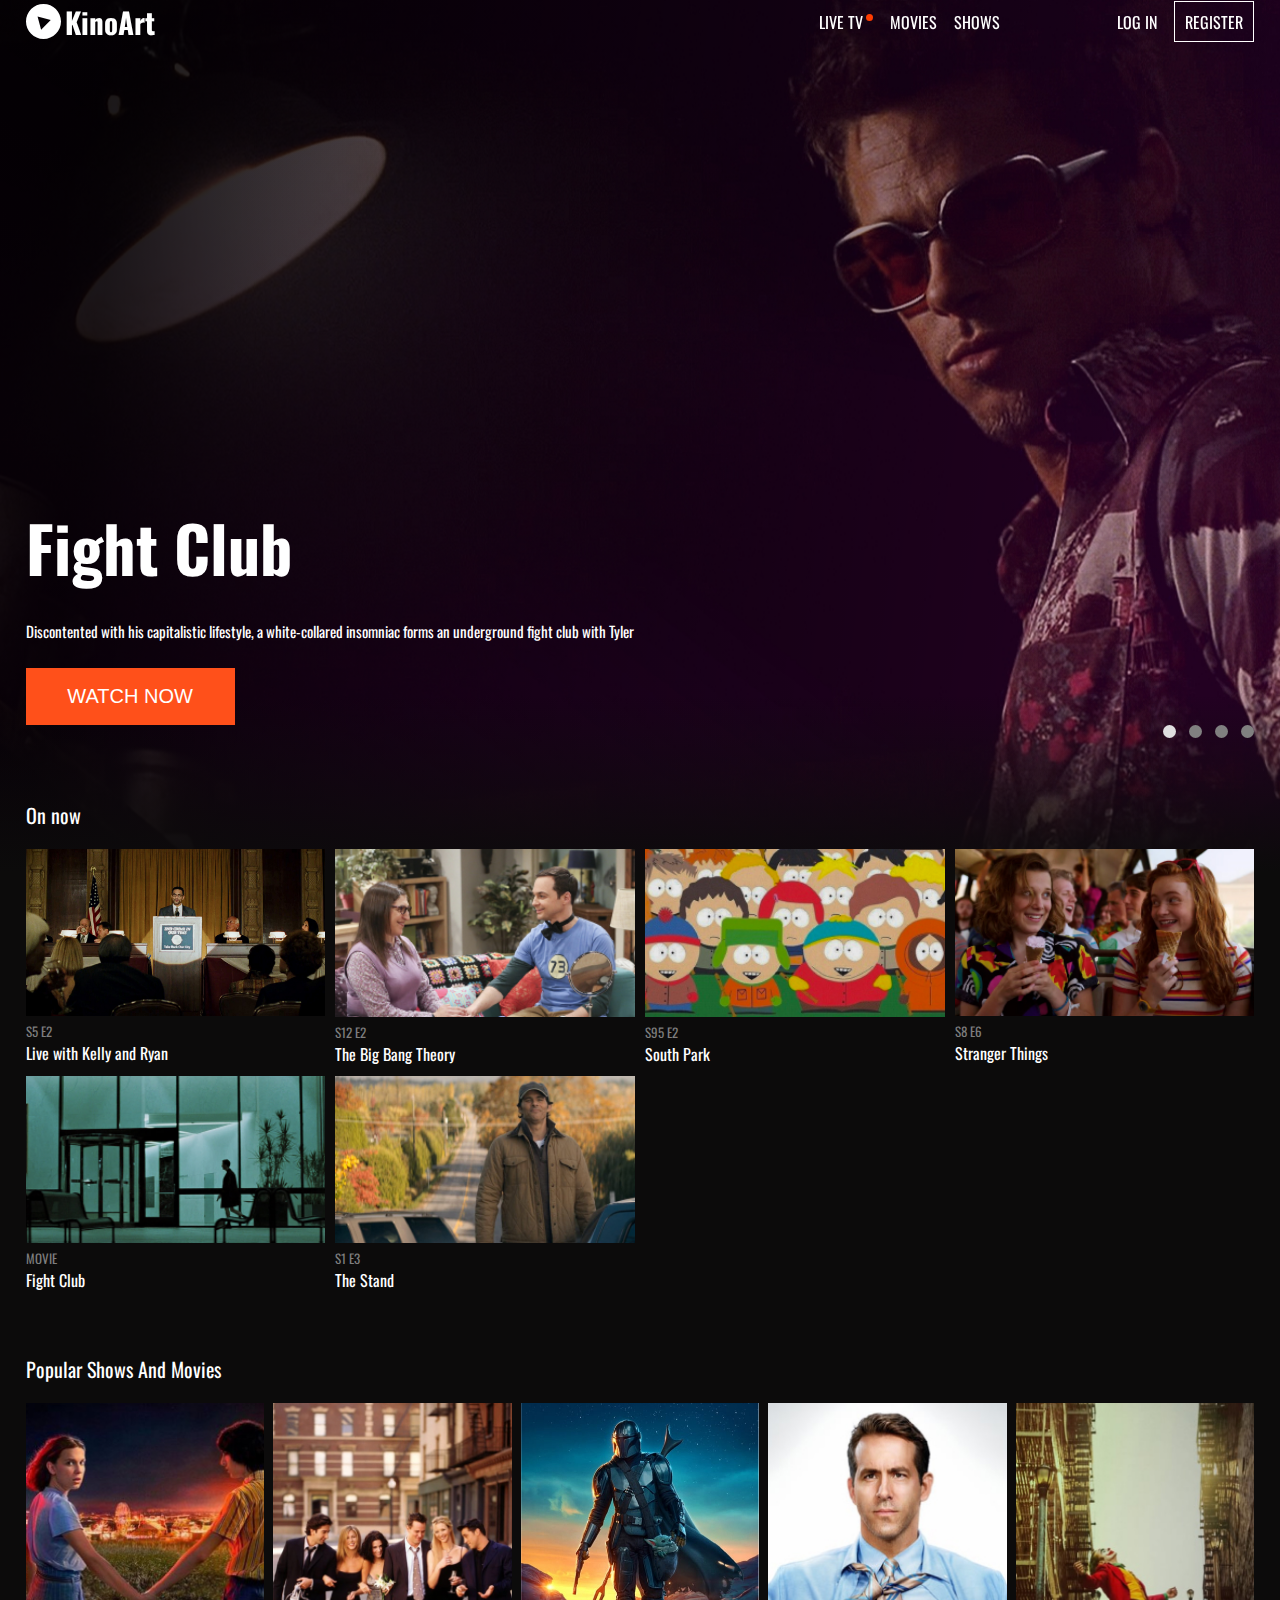
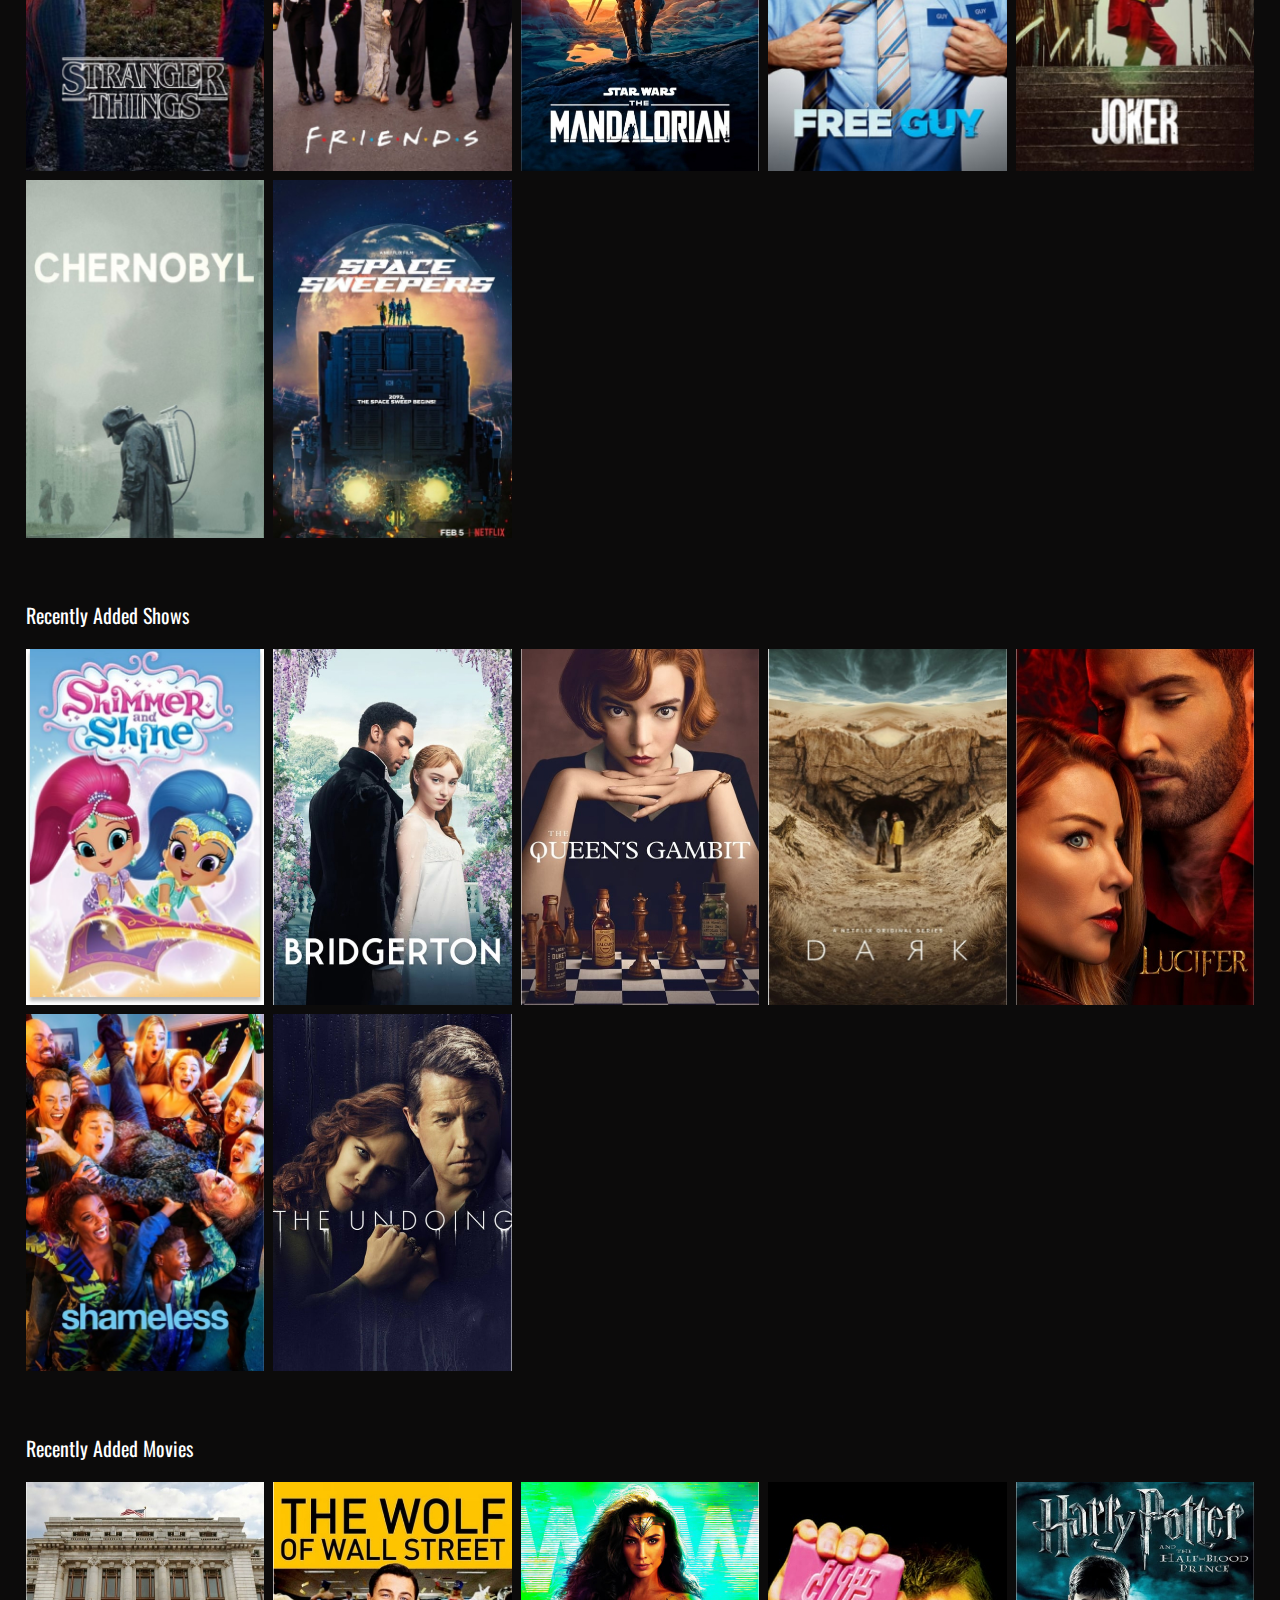
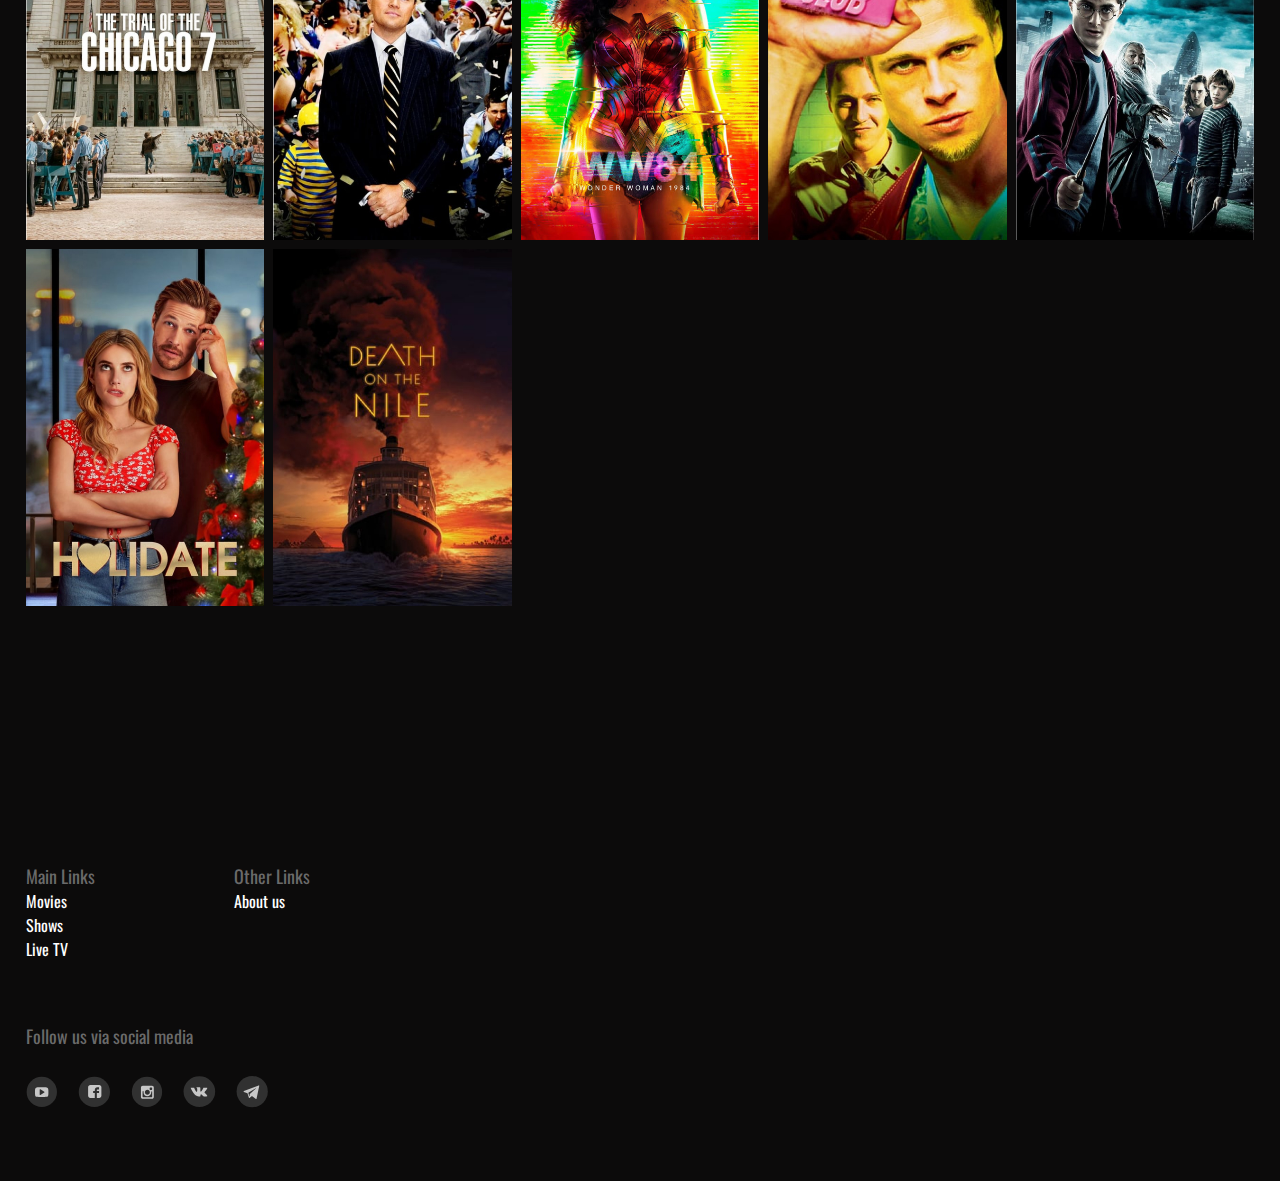
<file: index.html>
<!DOCTYPE html>
<html lang="en">
<head>
    <meta charset="UTF-8">
    <meta http-equiv="X-UA-Compatible" content="IE=edge">
    <meta name="viewport" content="width=device-width, initial-scale=1.0">
    <link rel="stylesheet" href="./assets/CSS/styles.css">
    <title>KinoArt</title>
</head>
<body>
    <header>

        <nav class="header-nav nav-desktop">
            <div class="header-nav-elems default-container">
                <ul>
                    <li>
                        <p>KinoArt</p>
                        <a href="index.html" class="logo">
                                <img src="./assets/img/icon_logo.svg" alt="logo">
                        </a>
                    </li>
                </ul>
                <ul class="second-menu">
                    <li><a href="">LIVE TV</a></li>
                    <li><a href="">MOVIES</a></li>
                    <li><a href="">SHOWS</a></li>
                    <li><a href="login.html">LOG IN</a></li>
                    <li><a href="register.html">REGISTER</a></li>
                </ul>
            </div>
        </nav>

        <!-- mobile version -->
        <nav class="nav-mobile">
            <div class="header-nav-elems-mobile">
                <ul>
                    <li class="mobile-button">
                        <img src="./assets/img/icons/MenuIcon.svg" alt="MenuIcon">
                    </li>
                    <li>
                        <p>KinoArt</p>
                        <a href="#" class="logo">
                                <img src="./assets/img/icon_logo.svg" alt="logo">
                        </a>
                    </li>
                </ul>
                <ul class="second-menu-mobile">
                    <li><a href="">LIVE TV</a></li>
                    <li><a href="">MOVIES</a></li>
                    <li><a href="">SHOWS</a></li>
                    <li><a href="login.html">LOG IN</a></li>
                    <li><a href="register.html">REGISTER</a></li>
                </ul>
            </div>
        </nav>

    </header>
    <main>

        <section>
            <ul class="hero">
                <li>
                    <img class="main-slider-img" src="assets/img/hero/fight-club-cover-fructcode_4 1.png" alt="fightclub">
                    <div class="default-container">
                        <div class="hero-movie">
                            <p>Fight Club</p>
                            <p>Discontented with his capitalistic lifestyle, a white-collared insomniac forms an underground fight club with Tyler</p>
                                <a href="movie.html">
                                    <button>WATCH NOW</button>
                                </a>

                        </div>
                    </div>
                </li>

                <li>
                    <img class="main-slider-img" src="assets/img/hero/joker.png" alt="joker">
                    <div class="default-container">
                        <div class="hero-movie">
                            <p>Joker</p>
                            <p>Discontented with his capitalistic lifestyle, a white-collared insomniac forms an underground fight club with Tyler</p>
                            <a href="movie.html">
                                <button>WATCH NOW</button>
                            </a>
                        </div>
                    </div>
                </li>

                <li>
                    <img class="main-slider-img" src="assets/img/hero/no-country-for-old-men.jpg" alt="no-country">
                    <div class="default-container">
                        <div class="hero-movie">
                            <p>No Country For Old Men</p>
                            <p>Discontented with his capitalistic lifestyle, a white-collared insomniac forms an underground fight club with Tyler</p>
                            <a href="movie.html">
                                <button>WATCH NOW</button>
                            </a>
                        </div>
                    </div>
                </li>

                <li>
                    <img class="main-slider-img" src="assets/img/hero/bladerunner.jpg" alt="bladerunner">
                    <div class="default-container">
                        <div class="hero-movie">
                            <p>Blade Runner</p>
                            <p>Discontented with his capitalistic lifestyle, a white-collared insomniac forms an underground fight club with Tyler</p>
                            <a href="movie.html">
                                <button>WATCH NOW</button>
                            </a>
                        </div>
                    </div>
                </li>

            </ul>

            <div class="fader">
                <div class="fader-gradient-0"></div>
                <div class="fader-gradient-1"></div>
            </div>

            <div class="default-container">
                <div class="next-main-slider-dots">
                    <span class="active"></span>
                    <span></span>
                    <span></span>
                    <span></span>
                </div>
            </div>

        </section>

        <section class="default-container">
            <p class="lbl-p">On now</p>
            <div class="posters-now">
                <div class="poster-now">
                    <img src="assets/img/posters/2/live-with-kelly-fructcode.jpg" alt="poster-now">
                    <div class="poster-now-lbls">
                        <p>S5 E2</p>
                        <p>Live with Kelly and Ryan</p>
                    </div>
                </div>
            
                <div class="poster-now">
                    <img src="assets/img/posters/2/bbt-fructcode.jpg" alt="poster-now">
                    <div class="poster-now-lbls">
                        <p>S12 E2</p>
                        <p>The Big Bang Theory</p>
                    </div>
                </div>
        
                <div class="poster-now">
                    <img src="assets/img/posters/2/s-park-fructcode.jpg" alt="poster-now">
                    <div class="poster-now-lbls">
                        <p>S95 E2</p>
                        <p>South Park</p>
                    </div>
                </div>

                <div class="poster-now">
                    <img src="assets/img/posters/2/stranger-things-s-3-fructcode.jpg" alt="poster-now">
                    <div class="poster-now-lbls">
                        <p>S8 E6</p>
                        <p>Stranger Things</p>
                    </div>
                </div>

                <div class="poster-now">
                    <img src="assets/img/posters/2/fclub-fructcode.jpg" alt="poster-now">
                    <div class="poster-now-lbls">
                        <p>MOVIE</p>
                        <p>Fight Club</p>
                    </div>
                </div>

                <div class="poster-now">
                    <img src="assets/img/posters/2/stands-fructcode.jpg" alt="poster-now">
                    <div class="poster-now-lbls">
                        <p>S1 E3</p>
                        <p>The Stand</p>
                    </div>
                </div>
            </div>
        </section>

        <section class="default-container">
            <p class="lbl-p">Popular Shows And Movies</p>
            <div class="posters">
                <div class="poster"><img src="assets/img/posters/1/stranger-things-fructcode-kinomonster.jpg" alt=""></div>
                <div class="poster"><img src="assets/img/posters/1/friends-fructcode.jpg" alt=""></div>
                <div class="poster"><img src="assets/img/posters/1/mand-fructcode.jpg" alt=""></div>
                <div class="poster"><img src="assets/img/posters/1/free-guy-fructcode.jpg" alt=""></div>
                <div class="poster"><img src="assets/img/posters/1/joker-fructcode.jpg" alt=""></div>
                <div class="poster"><img src="assets/img/posters/1/chernobyl-fructcode.jpg" alt=""></div>
                <div class="poster"><img src="assets/img/posters/1/space-sweepers-fructcode.jpg" alt=""></div>
            </div>
        </section>

        <section class="default-container">
            <p class="lbl-p">Recently Added Shows</p>
            <div class="posters">
                <div class="poster"><img src="assets/img/posters/1/shimmer-fructcode.jpg" alt=""></div>
                <div class="poster"><img src="assets/img/posters/1/bridgerton-fructcode.jpg" alt=""></div>
                <div class="poster"><img src="assets/img/posters/1/queens-gambit-fructcode.jpg" alt=""></div>
                <div class="poster"><img src="assets/img/posters/1/dark-fructcode.jpg" alt=""></div>
                <div class="poster"><img src="assets/img/posters/1/lucifer-fructcode.jpg" alt=""></div>
                <div class="poster"><img src="assets/img/posters/1/shameless-fructcode.jpg" alt=""></div>
                <div class="poster"><img src="assets/img/posters/1/the-undoing-fructcode.jpg" alt=""></div>
            </div>
        </section>

        <section class="default-container">
            <p class="lbl-p">Recently Added Movies</p>
            <div class="posters">
                <div class="poster"><img src="assets/img/posters/1/the-trial-of-chicago-fructcode.jpg" alt=""></div>
                <div class="poster"><img src="assets/img/posters/1/the-wolf-of-wall-street-fructcode.jpg" alt=""></div>
                <div class="poster"><img src="assets/img/posters/1/ww-84-fructcode.jpg" alt=""></div>
                <div class="poster"><img src="assets/img/posters/1/fight-club-fructcode.jpg" alt=""></div>
                <div class="poster"><img src="assets/img/posters/1/harry-potter-fructcode.jpg" alt=""></div>
                <div class="poster"><img src="assets/img/posters/1/holidate-fructcode.jpg" alt=""></div>
                <div class="poster"><img src="assets/img/posters/1/death-on-the-nile-fructcode.jpg" alt=""></div>
            </div>
        </section>

    </main>
    <footer>
        <div class="footer-wrapper default-container">
            <div class="f-item">
                <p>Main Links</p>
                <ul>
                    <li>Movies</li>
                    <li>Shows</li>
                    <li>Live TV</li>
                </ul>
            </div>
            <div class="f-item">
                <p>Other Links</p>
                <ul>
                    <li>About us</li>
                </ul>
            </div>
        </div>
        <div class="footer-social default-container">
            <p>Follow us via social media</p>
            <a href="#">
                <img src="./assets/img/icons/youtube.svg" alt="youtube">
            </a>
            <a href="#">
                <img src="./assets/img/icons/facebook.svg" alt="facebook">
            </a>
            <a href="#">
                <img src="./assets/img/icons/instagramm.svg" alt="instagramm">
            </a>
            <a href="#">
                <img src="./assets/img/icons/vk.svg" alt="vk">
            </a>
            <a href="#">
                <img src="./assets/img/icons/telegramm.svg" alt="telegramm">
            </a>
        </div>
    </footer>

    <script src="./assets/script.js"></script>
</body>
</html>
</file>
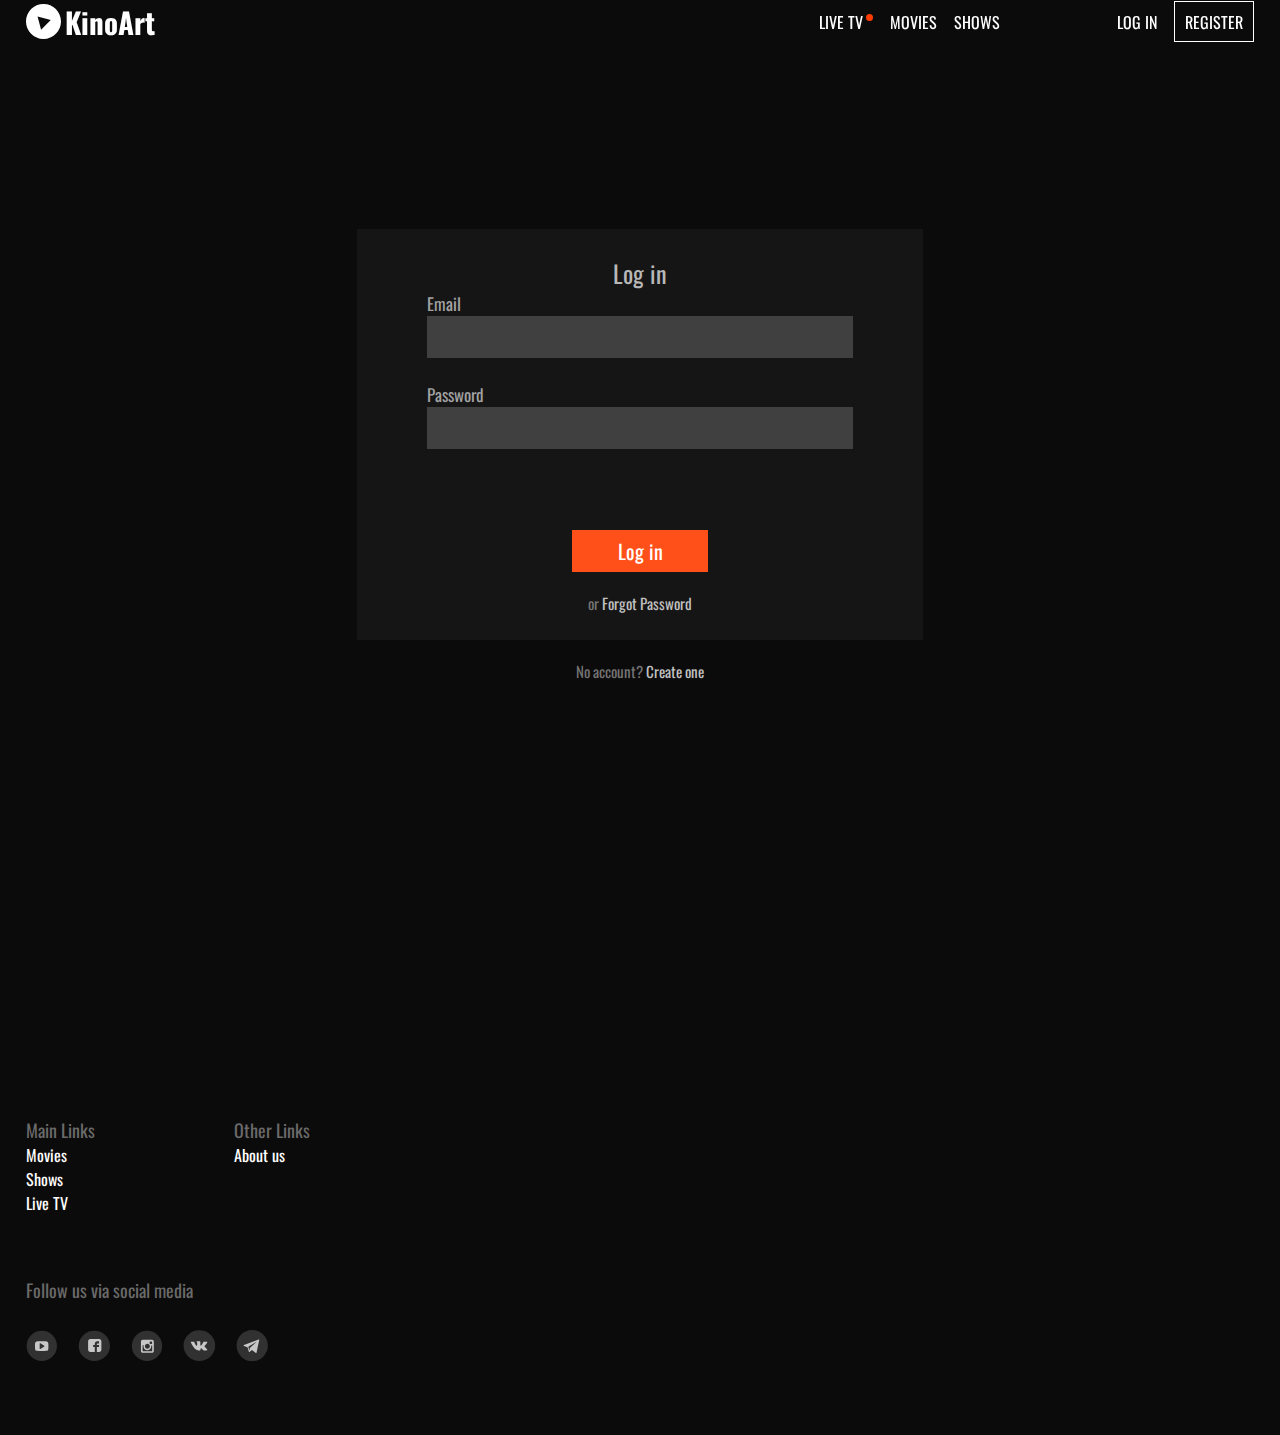
<file: login.html>
<!DOCTYPE html>
<html lang="en">
<head>
    <meta charset="UTF-8">
    <meta http-equiv="X-UA-Compatible" content="IE=edge">
    <meta name="viewport" content="width=device-width, initial-scale=1.0">
    <link rel="stylesheet" href="./assets/CSS/styles.css">
    <title>KinoArt</title>
</head>
<body>
    <header>

        <nav class="header-nav nav-desktop">
            <div class="header-nav-elems default-container">
                <ul>
                    <li>
                        <p>KinoArt</p>
                        <a href="index.html" class="logo">
                                <img src="./assets/img/icon_logo.svg" alt="logo">
                        </a>
                    </li>
                </ul>
                <ul class="second-menu">
                    <li><a href="">LIVE TV</a></li>
                    <li><a href="">MOVIES</a></li>
                    <li><a href="">SHOWS</a></li>
                    <li><a href="">LOG IN</a></li>
                    <li><a href="">REGISTER</a></li>
                </ul>
            </div>
        </nav>

        <!-- mobile version -->
        <nav class="nav-mobile">
            <div class="header-nav-elems-mobile">
                <ul>
                    <li class="mobile-button">
                        <img src="./assets/img/icons/MenuIcon.svg" alt="MenuIcon">
                    </li>
                    <li>
                        <p>KinoArt</p>
                        <a href="index.html" class="logo">
                                <img src="./assets/img/icon_logo.svg" alt="logo">
                        </a>
                    </li>
                </ul>
                <ul class="second-menu-mobile">
                    <li><a href="">LIVE TV</a></li>
                    <li><a href="">MOVIES</a></li>
                    <li><a href="">SHOWS</a></li>
                    <li><a href="">LOG IN</a></li>
                    <li><a href="">REGISTER</a></li>
                </ul>
            </div>
        </nav>

    </header>
    <main>

        <section class="login">
            <div class="form-container">
                <p>Log in</p>
                <form action="#">
                    <label for="email">Email</label>
                    <input type="email" name="email">
                    <label for="password">Password</label>
                    <input type="password" name="password">
                    <input type="submit" value="Log in">
                </form>
                <p>or <span>Forgot Password</span></p>
            </div>
            <p>No account? <span>Create one</span></p>
        </section>

    </main>
    <footer>
        <div class="footer-wrapper default-container">
            <div class="f-item">
                <p>Main Links</p>
                <ul>
                    <li>Movies</li>
                    <li>Shows</li>
                    <li>Live TV</li>
                </ul>
            </div>
            <div class="f-item">
                <p>Other Links</p>
                <ul>
                    <li>About us</li>
                </ul>
            </div>
        </div>
        <div class="footer-social default-container">
            <p>Follow us via social media</p>
            <a href="#">
                <img src="./assets/img/icons/youtube.svg" alt="youtube">
            </a>
            <a href="#">
                <img src="./assets/img/icons/facebook.svg" alt="facebook">
            </a>
            <a href="#">
                <img src="./assets/img/icons/instagramm.svg" alt="instagramm">
            </a>
            <a href="#">
                <img src="./assets/img/icons/vk.svg" alt="vk">
            </a>
            <a href="#">
                <img src="./assets/img/icons/telegramm.svg" alt="telegramm">
            </a>
        </div>
    </footer>

    <script src="./assets/script2.js"></script>
</body>
</html>
</file>
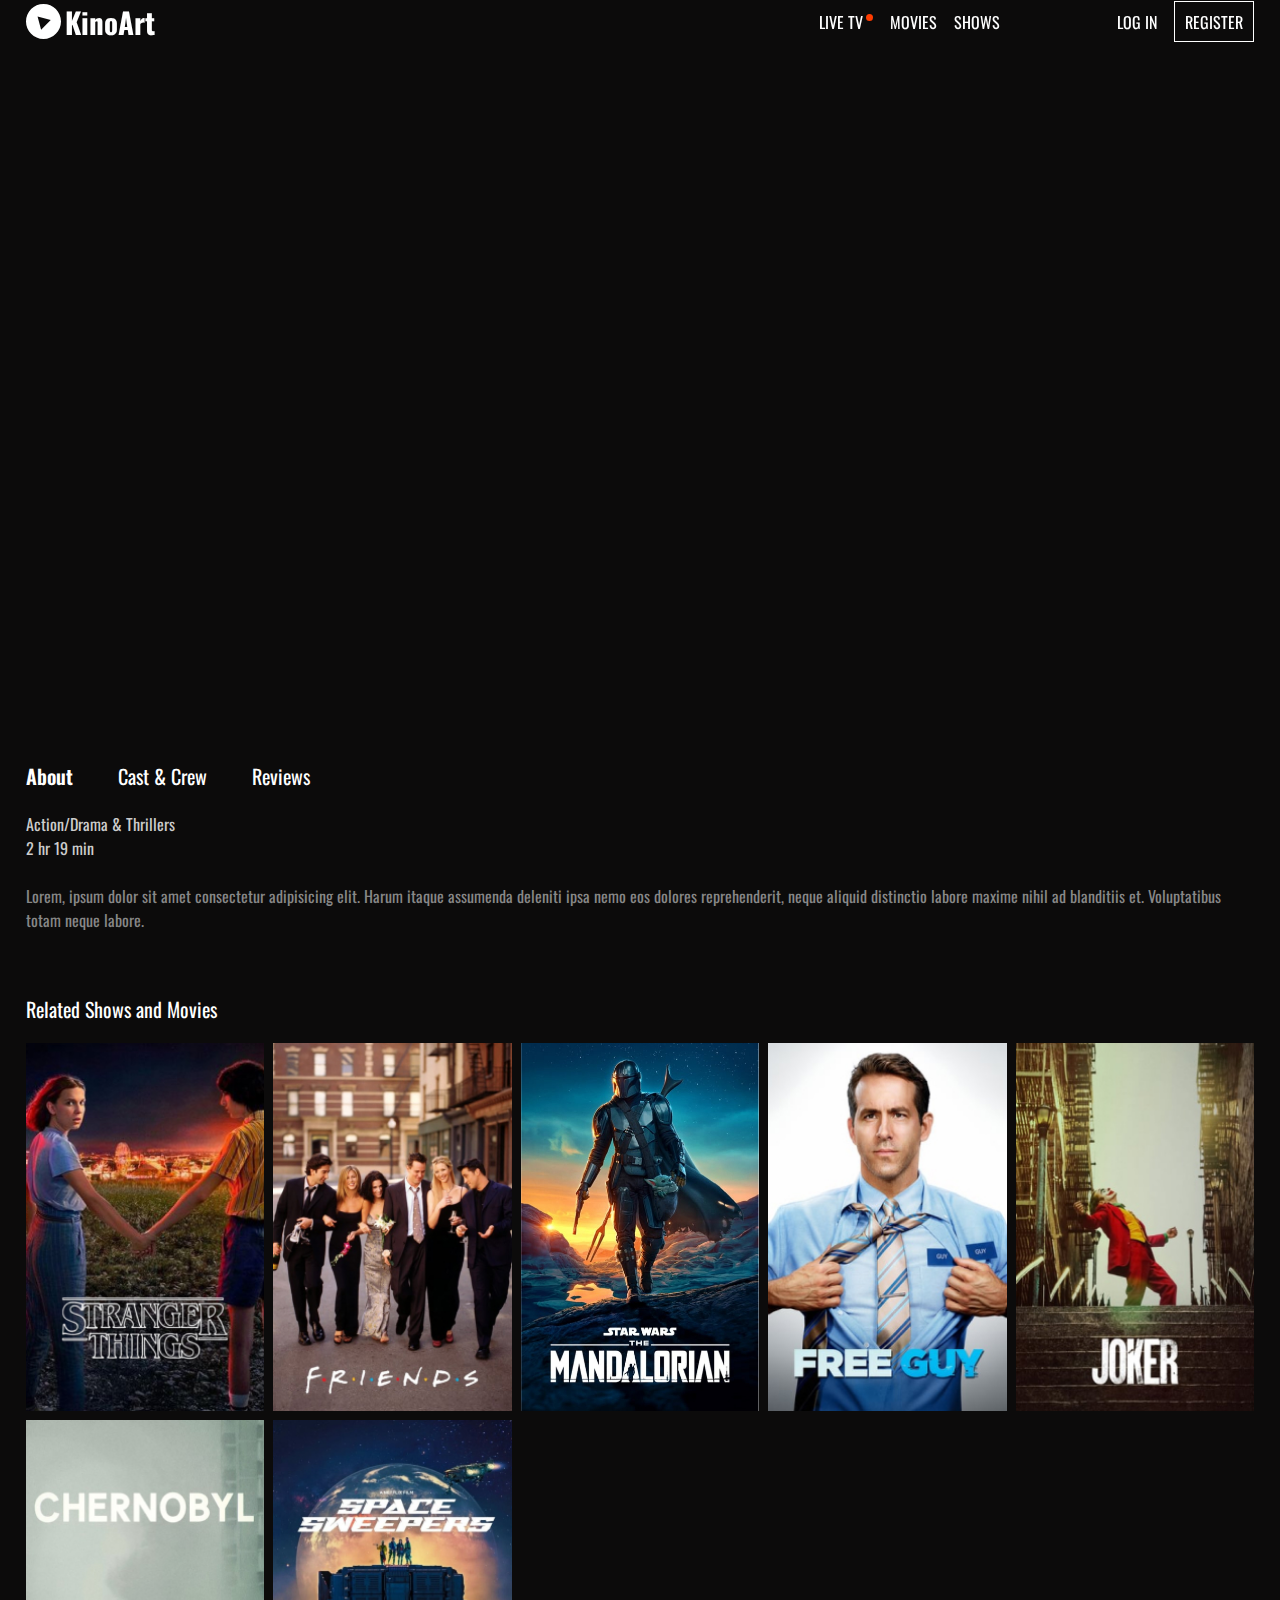
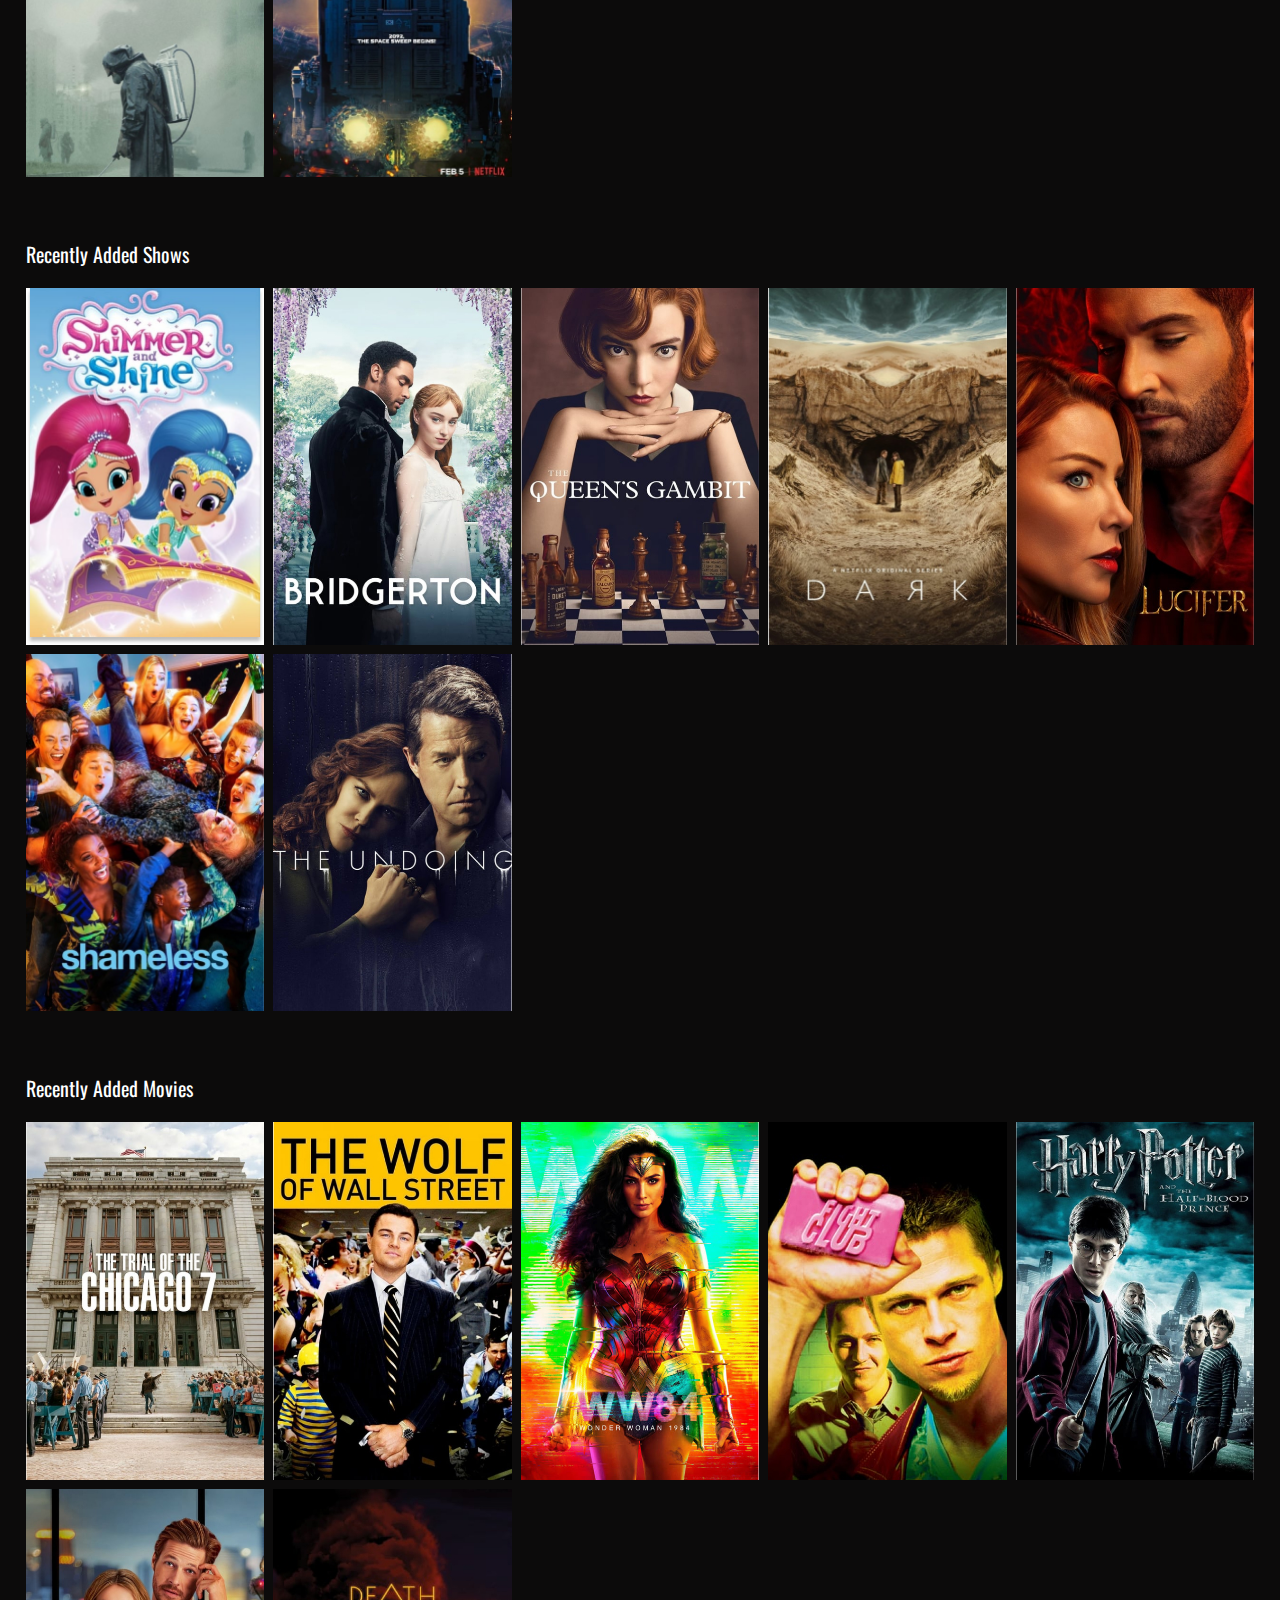
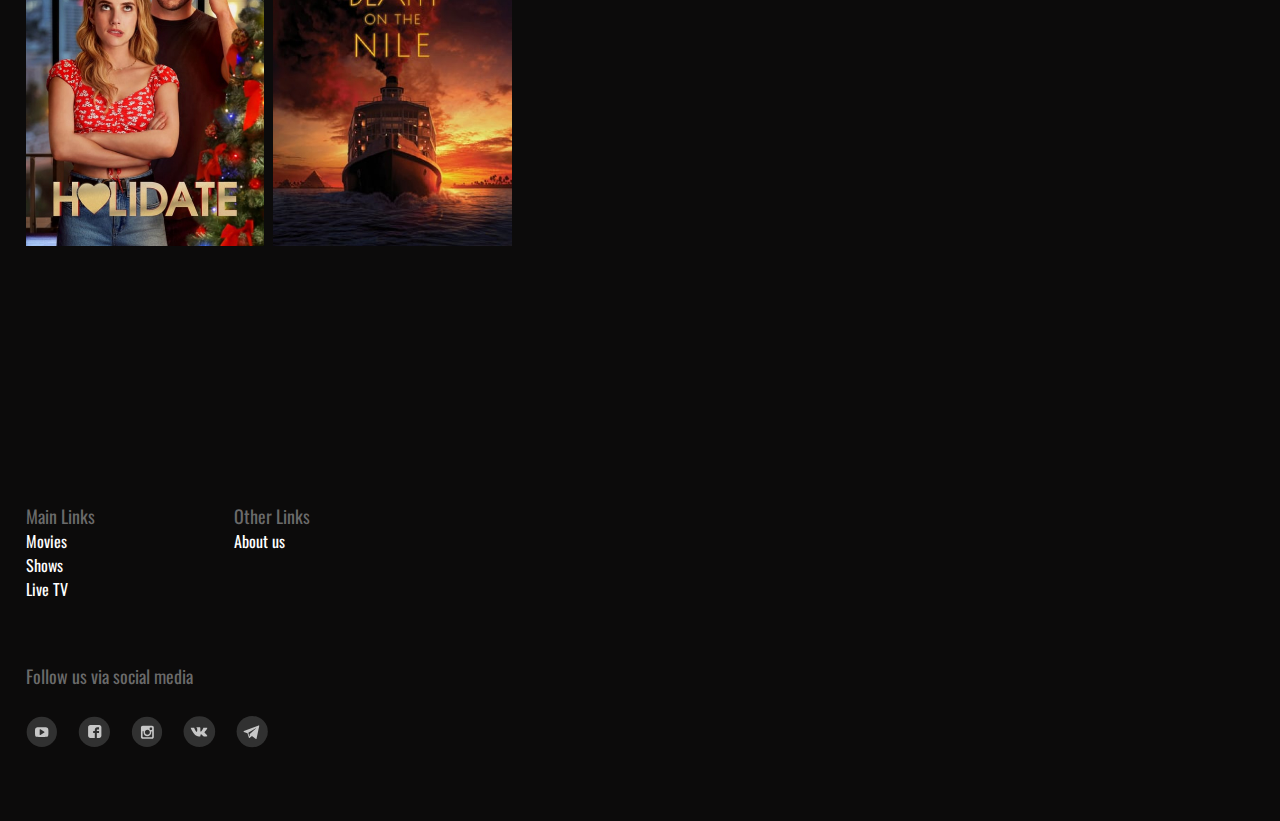
<file: movie.html>
<!DOCTYPE html>
<html lang="en">
<head>
    <meta charset="UTF-8">
    <meta http-equiv="X-UA-Compatible" content="IE=edge">
    <meta name="viewport" content="width=device-width, initial-scale=1.0">
    <link rel="stylesheet" href="./assets/CSS/styles.css">
    <title>KinoArt</title>
</head>
<body>
    <header>

        <nav class="header-nav nav-desktop">
            <div class="header-nav-elems default-container">
                <ul>
                    <li>
                        <p>KinoArt</p>
                        <a href="index.html" class="logo">
                                <img src="./assets/img/icon_logo.svg" alt="logo">
                        </a>
                    </li>
                </ul>
                <ul class="second-menu">
                    <li><a href="">LIVE TV</a></li>
                    <li><a href="">MOVIES</a></li>
                    <li><a href="">SHOWS</a></li>
                    <li><a href="login.html">LOG IN</a></li>
                    <li><a href="register.html">REGISTER</a></li>
                </ul>
            </div>
        </nav>

        <!-- mobile version -->
        <nav class="nav-mobile">
            <div class="header-nav-elems-mobile">
                <ul>
                    <li class="mobile-button">
                        <img src="./assets/img/icons/MenuIcon.svg" alt="MenuIcon">
                    </li>
                    <li>
                        <p>KinoArt</p>
                        <a href="#" class="logo">
                                <img src="./assets/img/icon_logo.svg" alt="logo">
                        </a>
                    </li>
                </ul>
                <ul class="second-menu-mobile">
                    <li><a href="">LIVE TV</a></li>
                    <li><a href="">MOVIES</a></li>
                    <li><a href="">SHOWS</a></li>
                    <li><a href="login.html">LOG IN</a></li>
                    <li><a href="register.html">REGISTER</a></li>
                </ul>
            </div>
        </nav>

    </header>
    <main>

        <section class="default-container">
            <div class="player">
                <iframe src="https://www.youtube.com/embed/ofIa6cbeV9w" title="YouTube video player" frameborder="0" allow="accelerometer; autoplay; clipboard-write; encrypted-media; gyroscope; picture-in-picture" allowfullscreen></iframe>
            </div>
        </section>

        <section class="default-container">
            <ul class="tabs-titles">
                <li class="active">About</li>
                <li>Cast & Crew</li>
                <li>Reviews</li>
            </ul>

            <div class="tabs">
                <div class="tab">
                    <p>Action/Drama & Thrillers</p>
                    <p>2 hr 19 min</p>
                    <p>Lorem, ipsum dolor sit amet consectetur adipisicing elit. 
                       Harum itaque assumenda deleniti ipsa nemo eos dolores reprehenderit, 
                       neque aliquid distinctio labore maxime nihil ad blanditiis et. 
                       Voluptatibus totam neque labore.</p>
                </div>
                <div class="tab">Cast & Crew</div>
                <div class="tab">Reviews</div>
            </div>
        </section>

        <section class="default-container">
            <p class="lbl-p">Related Shows and Movies</p>
            <div class="posters">
                <div class="poster"><img src="assets/img/posters/1/stranger-things-fructcode-kinomonster.jpg" alt=""></div>
                <div class="poster"><img src="assets/img/posters/1/friends-fructcode.jpg" alt=""></div>
                <div class="poster"><img src="assets/img/posters/1/mand-fructcode.jpg" alt=""></div>
                <div class="poster"><img src="assets/img/posters/1/free-guy-fructcode.jpg" alt=""></div>
                <div class="poster"><img src="assets/img/posters/1/joker-fructcode.jpg" alt=""></div>
                <div class="poster"><img src="assets/img/posters/1/chernobyl-fructcode.jpg" alt=""></div>
                <div class="poster"><img src="assets/img/posters/1/space-sweepers-fructcode.jpg" alt=""></div>
            </div>
        </section>

        <section class="default-container">
            <p class="lbl-p">Recently Added Shows</p>
            <div class="posters">
                <div class="poster"><img src="assets/img/posters/1/shimmer-fructcode.jpg" alt=""></div>
                <div class="poster"><img src="assets/img/posters/1/bridgerton-fructcode.jpg" alt=""></div>
                <div class="poster"><img src="assets/img/posters/1/queens-gambit-fructcode.jpg" alt=""></div>
                <div class="poster"><img src="assets/img/posters/1/dark-fructcode.jpg" alt=""></div>
                <div class="poster"><img src="assets/img/posters/1/lucifer-fructcode.jpg" alt=""></div>
                <div class="poster"><img src="assets/img/posters/1/shameless-fructcode.jpg" alt=""></div>
                <div class="poster"><img src="assets/img/posters/1/the-undoing-fructcode.jpg" alt=""></div>
            </div>
        </section>

        <section class="default-container">
            <p class="lbl-p">Recently Added Movies</p>
            <div class="posters">
                <div class="poster"><img src="assets/img/posters/1/the-trial-of-chicago-fructcode.jpg" alt=""></div>
                <div class="poster"><img src="assets/img/posters/1/the-wolf-of-wall-street-fructcode.jpg" alt=""></div>
                <div class="poster"><img src="assets/img/posters/1/ww-84-fructcode.jpg" alt=""></div>
                <div class="poster"><img src="assets/img/posters/1/fight-club-fructcode.jpg" alt=""></div>
                <div class="poster"><img src="assets/img/posters/1/harry-potter-fructcode.jpg" alt=""></div>
                <div class="poster"><img src="assets/img/posters/1/holidate-fructcode.jpg" alt=""></div>
                <div class="poster"><img src="assets/img/posters/1/death-on-the-nile-fructcode.jpg" alt=""></div>
            </div>
        </section>

    </main>
    <footer>
        <div class="footer-wrapper default-container">
            <div class="f-item">
                <p>Main Links</p>
                <ul>
                    <li>Movies</li>
                    <li>Shows</li>
                    <li>Live TV</li>
                </ul>
            </div>
            <div class="f-item">
                <p>Other Links</p>
                <ul>
                    <li>About us</li>
                </ul>
            </div>
        </div>
        <div class="footer-social default-container">
            <p>Follow us via social media</p>
            <a href="#">
                <img src="./assets/img/icons/youtube.svg" alt="youtube">
            </a>
            <a href="#">
                <img src="./assets/img/icons/facebook.svg" alt="facebook">
            </a>
            <a href="#">
                <img src="./assets/img/icons/instagramm.svg" alt="instagramm">
            </a>
            <a href="#">
                <img src="./assets/img/icons/vk.svg" alt="vk">
            </a>
            <a href="#">
                <img src="./assets/img/icons/telegramm.svg" alt="telegramm">
            </a>
        </div>
    </footer>

    <script src="./assets/script2.js"></script>
</body>
</html>
</file>
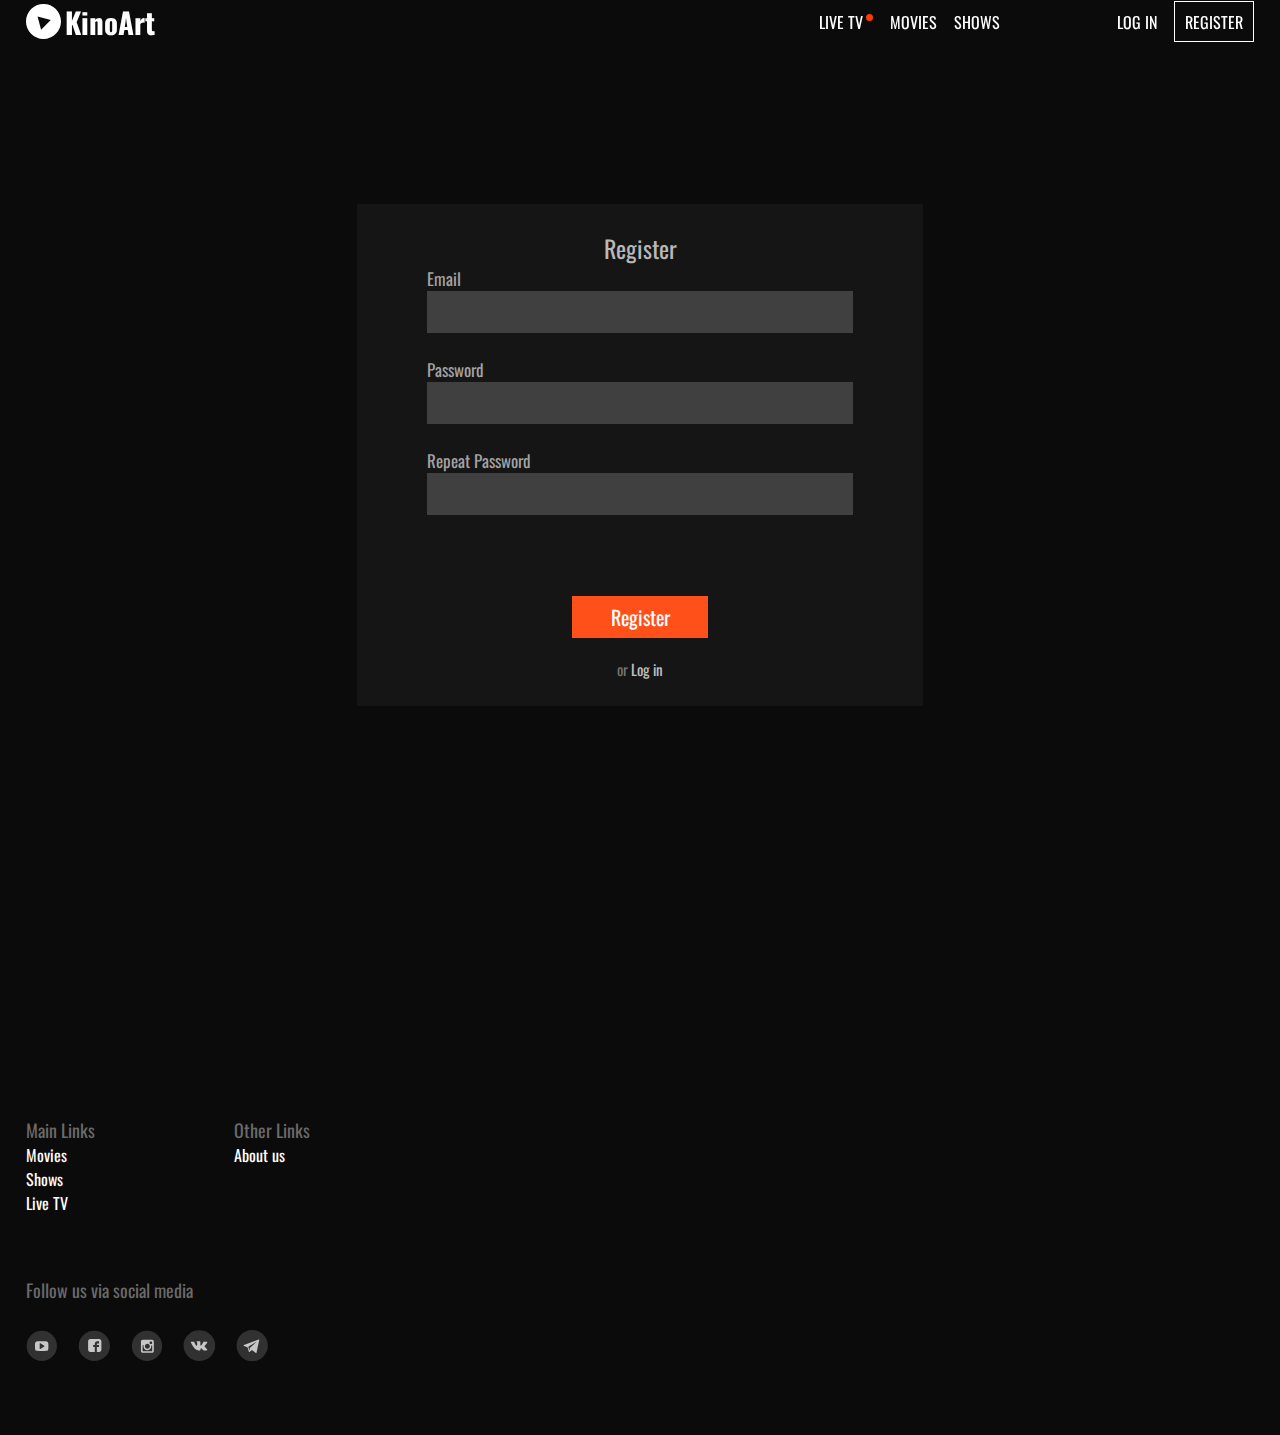
<file: register.html>
<!DOCTYPE html>
<html lang="en">
<head>
    <meta charset="UTF-8">
    <meta http-equiv="X-UA-Compatible" content="IE=edge">
    <meta name="viewport" content="width=device-width, initial-scale=1.0">
    <link rel="stylesheet" href="./assets/CSS/styles.css">
    <title>KinoArt</title>
</head>
<body>
    <header>

        <nav class="header-nav nav-desktop">
            <div class="header-nav-elems default-container">
                <ul>
                    <li>
                        <p>KinoArt</p>
                        <a href="index.html" class="logo">
                                <img src="./assets/img/icon_logo.svg" alt="logo">
                        </a>
                    </li>
                </ul>
                <ul class="second-menu">
                    <li><a href="">LIVE TV</a></li>
                    <li><a href="">MOVIES</a></li>
                    <li><a href="">SHOWS</a></li>
                    <li><a href="">LOG IN</a></li>
                    <li><a href="">REGISTER</a></li>
                </ul>
            </div>
        </nav>

        <!-- mobile version -->
        <nav class="nav-mobile">
            <div class="header-nav-elems-mobile">
                <ul>
                    <li class="mobile-button">
                        <img src="./assets/img/icons/MenuIcon.svg" alt="MenuIcon">
                    </li>
                    <li>
                        <p>KinoArt</p>
                        <a href="#" class="logo">
                                <img src="./assets/img/icon_logo.svg" alt="logo">
                        </a>
                    </li>
                </ul>
                <ul class="second-menu-mobile">
                    <li><a href="">LIVE TV</a></li>
                    <li><a href="">MOVIES</a></li>
                    <li><a href="">SHOWS</a></li>
                    <li><a href="">LOG IN</a></li>
                    <li><a href="">REGISTER</a></li>
                </ul>
            </div>
        </nav>

    </header>
    <main>

        <section class="login">
            <div class="form-container">
                <p>Register</p>
                <form action="#">
                    <label for="email">Email</label>
                    <input type="email" name="email">
                    <label for="password">Password</label>
                    <input type="password" name="password">
                    <label for="repeat-password">Repeat Password</label>
                    <input type="password" name="repeat-password">
                    <input type="submit" value="Register">
                </form>
                <p>or <span>Log in</span></p>
            </div>
        </section>

    </main>
    <footer>
        <div class="footer-wrapper default-container">
            <div class="f-item">
                <p>Main Links</p>
                <ul>
                    <li>Movies</li>
                    <li>Shows</li>
                    <li>Live TV</li>
                </ul>
            </div>
            <div class="f-item">
                <p>Other Links</p>
                <ul>
                    <li>About us</li>
                </ul>
            </div>
        </div>
        <div class="footer-social default-container">
            <p>Follow us via social media</p>
            <a href="#">
                <img src="./assets/img/icons/youtube.svg" alt="youtube">
            </a>
            <a href="#">
                <img src="./assets/img/icons/facebook.svg" alt="facebook">
            </a>
            <a href="#">
                <img src="./assets/img/icons/instagramm.svg" alt="instagramm">
            </a>
            <a href="#">
                <img src="./assets/img/icons/vk.svg" alt="vk">
            </a>
            <a href="#">
                <img src="./assets/img/icons/telegramm.svg" alt="telegramm">
            </a>
        </div>
    </footer>

    <script src="./assets/script2.js"></script>
</body>
</html>
</file>
<file: assets/CSS/styles.css>
@import url('https://fonts.googleapis.com/css2?family=Oswald:wght@200;300;400;500;600;700&display=swap');

* {
    margin: 0;
    padding: 0;
    box-sizing: border-box;
}

body {
    background-color: #0C0B0B;
    color: white;
    font-family: 'Oswald', sans-serif;
    overflow-x: hidden;
}

input {
    all: unset;
}

h1 {

}

ul {
    list-style: none;
    padding: 0;
    margin: 0;
}

a {
    color: white;
    text-decoration: none;
}

img {
    width: 100%;
    height: 100%;
}

.default-container {

    max-width: 1716px;
    margin: auto;
}

header {

    position: sticky;
    top: 0;
    z-index: 3;
}

header .header-nav {
    display: flex;
    height: 50px;
}

header .header-nav ul {
    display: flex;
    align-items: center;
    position: relative;
}

.header-nav-elems {
    display: flex;
    width: 100%;
    justify-content: space-between;
}

.header-nav-elems>ul>li {
    display: flex;
    flex-direction: row-reverse;
    align-content:center;
}

.header-nav-elems>ul>li>p {
    margin-left: 4px;
    font-size: 29px;
    font-weight: 800;
}

ul.second-menu>li>a {
    padding: 0 0 0 17px;
}

ul.second-menu>li:last-child {
    margin-left: 17px;
}

ul.second-menu>li:last-child>a {
    border: solid 1px white;
    width: 80px;
    height: 41px;
    display: flex;
    align-items: center;
    justify-content: center;
    padding: 0;
}

ul.second-menu>li:nth-last-child(2) {
    margin-left: 100px;
}

ul.second-menu>li:first-child>a {
    margin-right: 10px;
}

ul.second-menu>li:first-child>a::after {
    content: "";
    width: 7px;
    height: 7px;
    background-color: #FF3C00;
    position: absolute;
    border-radius: 50%;
    left: 64px;
    top: 14px;
}

main {

}

.main-slider-img {
    position: absolute;
    top: 0;
    object-fit: cover;
    object-position: top;
}

.hero-movie {
    height: 75vh;
    position: relative;
    display: flex;
    flex-direction: column;
    justify-content: flex-end;
    z-index: 1;
}

.hero-movie>p:first-child {
    font-size: 64px;
    font-weight: bold;
    padding-bottom: 26px;
}

button {
    width: 209px;
    height: 57px;
    font-size: 20px;
    background-color: #FF501A;
    color: white;
    border: solid 0px;
    cursor: pointer;
}

.hero-movie>p:nth-child(2) {
    font-size: 15px;
    padding-bottom: 26px;
}

.next-main-slider-dots {
    display: flex;
    justify-content: flex-end;
}

.next-main-slider-dots>span.active {
    background-color: #DFDFDF;
}

.next-main-slider-dots>span {
    width: 13px;
    height: 13px;
    background-color: #808080;
    z-index: 1;
    margin: 0 0 0 13px;
    border-radius: 50%;
    cursor: pointer;
}

.fader {
    position: absolute;
    width: 100%;
    height: 100%;
    top: 0;
}

.fader .fader-gradient-0 {
    width: 100%;
    height: 100%;
    background: linear-gradient(180deg, rgba(0, 0, 0, 0.01) 77.36%, rgba(0, 0, 0, 0.01) 77.36%, #0C0B0B 96.82%);
    position: absolute;
}

.fader .fader-gradient-1 {
    width: 100%;
    height: 100%;
    background: linear-gradient(277.92deg, rgba(0, 0, 0, 0) 7.66%, rgba(0, 0, 0, 0.88) 89.67%);
}

.lbl-p {
    font-size: 20px;
    color:white;
    position: relative;
}

.poster-now-lbls {
    font-size: 16px;
}

.poster-now-lbls>p:first-child {
    font-size: 13px;
    color: #7E7E7E;
}

.posters-now {
    display: grid;
    grid-template-columns: repeat(auto-fit, minmax(277px, 1fr));
    gap: 10px;
}

.poster-now {
    min-width: 277px;
    min-height: 155px;
    background-color:#0C0B0B;
    transition: 250ms all;
    z-index: 2;
}

.poster-now:hover {
    cursor: pointer;
    transform: scale(1.1);
}

.poster-now>img {
    height: auto;
}


.posters {
    display: grid;
    grid-template-columns: repeat(auto-fit, minmax(237px, 1fr));
    gap: 9px;
}

.poster {
    min-height: 350px;
    min-width: 237px;
    position: relative;
    transition: 250ms all;
}

.poster:hover {
    cursor: pointer;
    transform: scale(1.1);
}

.poster:hover::after {
    content: '';
    width: 100%;
    height: 100%;
    position: absolute;
    background-image: url(../img/icons/icon-play.svg);
    background-repeat: no-repeat;
    background-position: center;
    top: 0;
    bottom: 0;
    left: 0;
    right: 0;
}

.default-container>p {
    margin-top: 62px;
    margin-bottom: 19px;
}

footer {
    margin-top: 257px;
}

.footer-wrapper {
    display: grid;
    grid-template-columns: repeat(auto-fill, minmax(181px, 1fr));
    grid-auto-rows: auto;
    gap: 20px;
}

.f-item p {
    color: #6A6A6A;
    font-size: 18px;
}

.footer-social {
    margin-top: 42px;
}

.footer-social p {
    color: #6A6A6A;
    font-size: 18px;
}

.footer-social a>img {
    width: 32.57px;
    height: 32.2px;
    margin-top: 8px;
    margin-right: 16px;
    margin-bottom: 68px;
}

/* MOVIE PAGE */

.player {
    position: relative;
}

.player::after {
    display: block;
    content: '';
    padding-top: 56.25%;
}

.player iframe {
    position: absolute;
    height: 100%;
    width: 100%;
    top: 0;
    left: 0;
}

.tabs-titles {
    display: flex;
    margin-top: 20px;
}

.tabs-titles li {
    padding-right: 45px;
    font-size: 20px;
    cursor: pointer;
}

.tabs-titles li.active {
    font-weight: 600;
}

.tabs {
    margin-top: 21px;
}

.tabs p {
    color: #CDCDCD;
}

.tabs p:last-child {
    padding-top: 24px;
    color: #878787;
}

/* LOG IN */

.login {
    display: flex;
    justify-content: center;
    align-items: center;
    height: 90vh;
    flex-direction: column;
}

.login .form-container {
    width: 566px;
    height: auto;
    background-color: #161515;
    padding: 26px 70px;
}

.login .form-container>p:first-child {
    text-align: center;
    font-size: 24px;
    color: #B8B8B8;
}

.login .form-container>form {
    display: flex;
    justify-content: center;
    flex-direction: column;
}

.login .form-container>form>input {
    height: 42px;
    background-color: #404040;
    margin-bottom: 24px;
}

.login .form-container>form>input[type=submit] {
    background-color: #FF501A;
    width: 136px;
    text-align: center;
    margin: auto;
    cursor: pointer;
    font-size: 20px;
    margin-top: 57px;
    margin-bottom: 20px;
}

.login .form-container>form>label {
    font-size: 17px;
    color: #A3A3A3;
}

.login .form-container>p:last-child {
    text-align: center;
    font-size: 15px;
    color: #747474;
}

.login .form-container>p:last-child>span {
    color: #C1C1C1;
}

.login>p {
    font-size: 15px;
    color: #747474;
    margin-top: 20px;
}

.login>p>span {
    color: #C1C1C1;
}

/* MOBILE VERSION */

nav.nav-desktop {
    display: none;
}

nav.nav-mobile {
    background-color: #0C0B0B;
    display: none;
}

.second-menu-mobile {
    display: none;
    position: absolute;
    width: 100%;
}

@media(min-width: 1200px) {
    nav.nav-desktop {
        display: block;
    }
}

@media(max-width: 1199px) {
    nav.nav-mobile {
        display: block;
    }
}

/* LOGO KINOART */

.header-nav-elems-mobile>ul>li>p {
    margin-left: 4px;
    font-size: 29px;
    font-weight: 800;
}

.header-nav-elems-mobile>ul:first-child>li:nth-child(2) {
    display: flex;
    flex-direction: row-reverse;
    align-content:center;
}

.header-nav-elems-mobile>ul:first-child {
    display: flex;
    justify-content: space-between;
    padding: .5rem;
}

.header-nav-elems-mobile>ul:last-child {
    background-color: #434343;
    text-align: center;
    padding: 32px;
}

.second-menu-mobile>li {
    padding-bottom: 19px;
}

.mobile-button {
    cursor: pointer;
}

@media(min-width: 360px) and (max-width: 811px) {
    .hero-movie {
        justify-content: center;
        align-items: center;
    }

    .hero-movie>p:first-child {
        text-align: center;
        font-size: 2rem;
    }

    .hero-movie>p:nth-child(2) {
        text-align: center;
        font-size: 1rem;
    }

    button {
        font-size: 1rem;
        width: auto;
        height: auto;
        padding: .5rem;
    }

    .next-main-slider-dots {
        justify-content: center;
    }

    /* POSTERS */

    .posters-now {
        grid-template-columns: repeat(auto-fit, minmax(130px, 1fr));
    }

    .poster-now {
        min-width: auto;
        min-height: auto;
    }

    .posters {
        grid-template-columns: repeat(auto-fit, minmax(130px, 1fr));
    }

    .poster {
        min-width: auto;
        min-height: auto;
    }
    /* FOOTER */
    footer {
        text-align: center;
    }

    .login {
        margin-top: 70px;
        height: auto;
    }

    .login .form-container {
        width: auto;
        margin: auto;
    }
}

@media(min-width: 812px) and (max-width: 1023px) {
    .hero-movie {
        justify-content: center;
        align-items: center;
    }

    .hero-movie>p:first-child {
        text-align: center;
        font-size: 3rem;
    }

    .hero-movie>p:nth-child(2) {
        text-align: center;
        font-size: 2rem;
    }

    button {
        font-size: 2rem;
        width: auto;
        height: auto;
        padding: .5rem;
    }

    .next-main-slider-dots {
        justify-content: center;
    }
}

@media(max-width: 1723px) {
    .default-container {
        padding: 0 2% 0 2%;
    }
}
</file>
